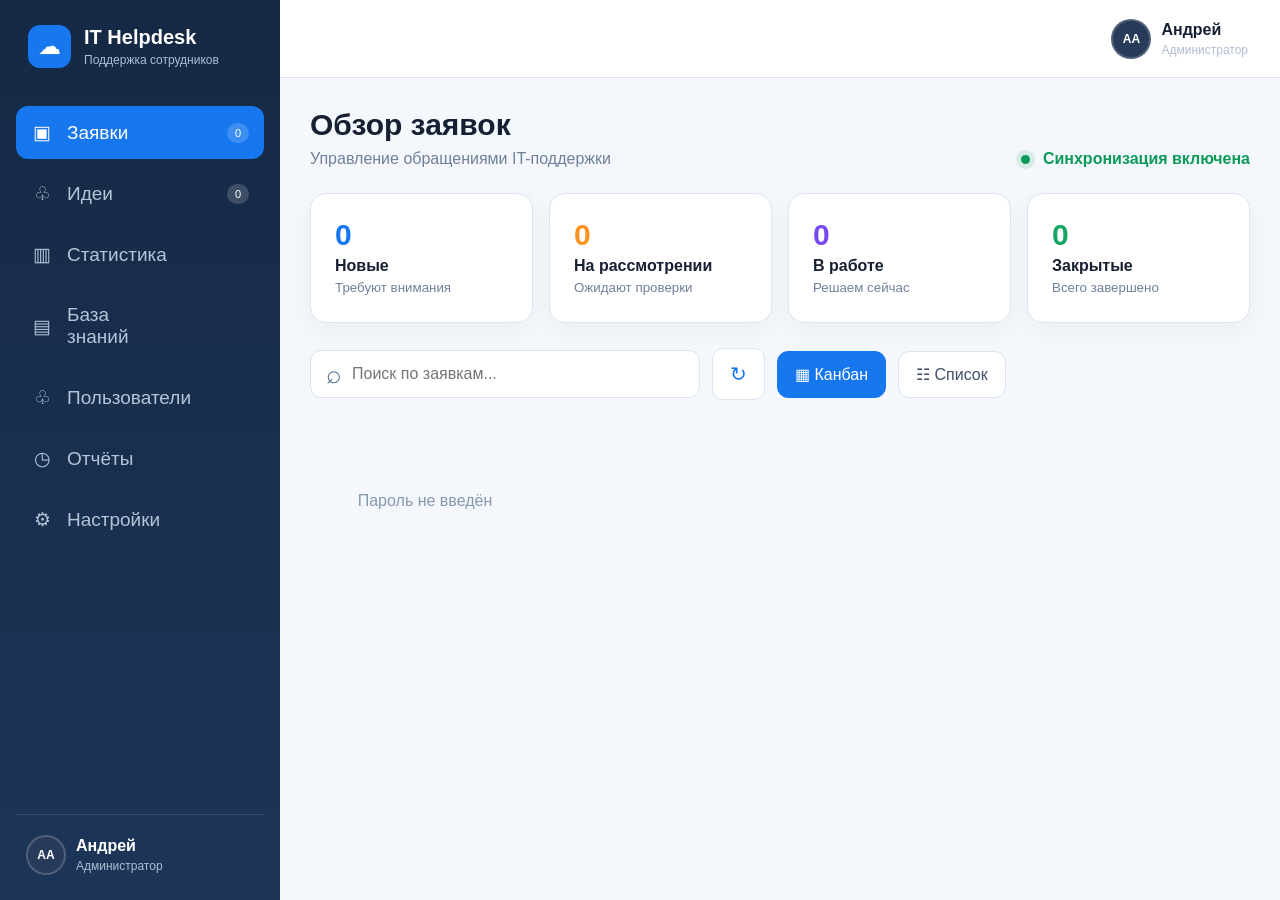
<file: public/Index.html>
<!doctype html>
<html lang="ru">
<head>
  <meta charset="UTF-8">
  <meta
          name="viewport"
          content="width=device-width, initial-scale=1"
  >
  <title>IT Helpdesk</title>
  <link rel="stylesheet" href="style.css">
</head>

<body>
<div class="app">

  <aside class="sidebar">
    <div class="brand">
      <div class="brand-logo">☁</div>

      <div>
        <b>IT Helpdesk</b>
        <small>Поддержка сотрудников</small>
      </div>
    </div>

    <nav>
      <button
              id="ticketsButton"
              class="menu active"
              type="button"
      >
        <span>▣</span>
        <span>Заявки</span>
        <em>0</em>
      </button>

      <button
              id="ideasButton"
              class="menu"
              type="button"
      >
        <span>♧</span>
        <span>Идеи</span>
        <em>0</em>
      </button>

      <button class="menu mock" type="button">
        <span>▥</span>
        <span>Статистика</span>
      </button>

      <button class="menu mock" type="button">
        <span>▤</span>
        <span>База знаний</span>
      </button>

      <button class="menu mock" type="button">
        <span>♧</span>
        <span>Пользователи</span>
      </button>

      <button class="menu mock" type="button">
        <span>◷</span>
        <span>Отчёты</span>
      </button>

      <button class="menu mock" type="button">
        <span>⚙</span>
        <span>Настройки</span>
      </button>
    </nav>

    <div class="user">
      <div class="avatar">AA</div>

      <div>
        <b>Андрей</b>
        <small>Администратор</small>
      </div>
    </div>
  </aside>

  <main class="content">
    <header class="header">
      <div class="header-user">
        <div class="avatar">AA</div>

        <div>
          <b>Андрей</b>
          <small>Администратор</small>
        </div>
      </div>
    </header>

    <section class="page">
      <div class="heading">
        <div>
          <h1>Обзор заявок</h1>
          <p>
            Управление обращениями IT-поддержки
          </p>
        </div>

        <div class="online">
          <i></i>
          Синхронизация включена
        </div>
      </div>

      <div class="stats">
        <div class="stat blue">
          <strong id="newCount">0</strong>
          <b>Новые</b>
          <small>Требуют внимания</small>
        </div>

        <div class="stat orange">
          <strong id="reviewCount">0</strong>
          <b>На рассмотрении</b>
          <small>Ожидают проверки</small>
        </div>

        <div class="stat purple">
          <strong id="workCount">0</strong>
          <b>В работе</b>
          <small>Решаем сейчас</small>
        </div>

        <div class="stat green">
          <strong id="closedCount">0</strong>
          <b>Закрытые</b>
          <small>Всего завершено</small>
        </div>
      </div>

      <div class="toolbar">
        <div class="search">
          <span>⌕</span>

          <input
                  id="search"
                  type="search"
                  placeholder="Поиск по заявкам..."
          >
        </div>

        <button
                id="refreshButton"
                class="refresh"
                type="button"
        >
          ↻
        </button>

        <button
                id="kanbanButton"
                class="view active"
                type="button"
        >
          ▦ Канбан
        </button>

        <button
                id="listButton"
                class="view"
                type="button"
        >
          ☷ Список
        </button>
      </div>

      <main
              id="board"
              class="board"
      ></main>
    </section>
  </main>
</div>

<script src="app.js"></script>
</body>
</html>
</file>
<file: public/style.css>
* {
  box-sizing: border-box;
}

:root {
  --blue: #1677ee;
  --dark: #172b4d;
  --bg: #f4f7fb;
  --muted: #71809a;
  --border: #dce5f0;
}

body {
  margin: 0;
  color: #172033;
  background: var(--bg);
  font-family: Arial, sans-serif;
}

button,
input,
select,
textarea {
  font: inherit;
}

button {
  cursor: pointer;
}

.app {
  display: flex;
  min-height: 100vh;
}

.sidebar {
  position: fixed;
  inset: 0 auto 0 0;
  display: flex;
  flex-direction: column;
  width: 280px;
  padding: 25px 16px;
  color: #fff;
  background: linear-gradient(180deg,#152944,#1c3558);
}

.brand {
  display: flex;
  align-items: center;
  gap: 13px;
  padding: 0 12px 38px;
}

.brand-logo {
  display: grid;
  width: 43px;
  height: 43px;
  place-items: center;
  background: var(--blue);
  border-radius: 12px;
  font-size: 23px;
}

.brand b {
  display: block;
  font-size: 20px;
}

.brand small,
.user small,
.header-user small {
  display: block;
  margin-top: 4px;
  color: #aebdd2;
  font-size: 12px;
}

nav {
  display: grid;
  gap: 8px;
}

.menu {
  display: flex;
  align-items: center;
  gap: 14px;
  width: 100%;
  padding: 15px;
  color: #b6c4d8;
  text-align: left;
  background: transparent;
  border: 0;
  border-radius: 12px;
  font-size: 15px;
}

.menu:hover,
.menu.active {
  color: #fff;
  background: var(--blue);
}

.menu span {
  width: 22px;
  text-align: center;
  font-size: 19px;
}

.menu em {
  margin-left: auto;
  padding: 4px 8px;
  color: #fff;
  background: #ffffff2b;
  border-radius: 15px;
  font-size: 11px;
  font-style: normal;
}

.menu.mock {
  cursor: default;
}

.user {
  display: flex;
  align-items: center;
  gap: 10px;
  margin-top: auto;
  padding: 20px 10px 0;
  border-top: 1px solid #ffffff20;
}

.avatar {
  display: grid;
  width: 40px;
  height: 40px;
  place-items: center;
  color: #fff;
  background: #293b5a;
  border: 2px solid #ffffff30;
  border-radius: 50%;
  font-size: 12px;
  font-weight: bold;
}

.content {
  width: calc(100% - 280px);
  margin-left: 280px;
}

.header {
  display: flex;
  justify-content: flex-end;
  min-height: 78px;
  padding: 18px 32px;
  background: #fff;
  border-bottom: 1px solid var(--border);
}

.header-user {
  display: flex;
  align-items: center;
  gap: 10px;
}

.page {
  padding: 30px;
}

.heading {
  display: flex;
  align-items: flex-end;
  justify-content: space-between;
  margin-bottom: 25px;
}

.heading h1 {
  margin: 0;
  font-size: 30px;
}

.heading p {
  margin: 8px 0 0;
  color: var(--muted);
}

.online {
  color: #0b9a58;
  font-weight: bold;
}

.online i {
  display: inline-block;
  width: 9px;
  height: 9px;
  margin-right: 8px;
  background: #0b9a58;
  border-radius: 50%;
  box-shadow: 0 0 0 5px #0b9a5820;
}

.stats {
  display: grid;
  grid-template-columns: repeat(4, 1fr);
  gap: 16px;
  margin-bottom: 25px;
}

.stat {
  display: flex;
  flex-direction: column;
  gap: 5px;
  min-height: 130px;
  padding: 24px;
  background: #fff;
  border: 1px solid var(--border);
  border-radius: 16px;
  box-shadow: 0 8px 22px #263b5b0b;
}

.stat strong {
  font-size: 30px;
}

.stat b {
  font-size: 16px;
}

.stat small {
  color: var(--muted);
}

.stat.blue strong {
  color: #1677ee;
}

.stat.orange strong {
  color: #f7931e;
}

.stat.purple strong {
  color: #7849ed;
}

.stat.green strong {
  color: #16a765;
}

.toolbar {
  display: flex;
  align-items: center;
  gap: 12px;
  padding-bottom: 22px;
}

.search {
  display: flex;
  align-items: center;
  gap: 10px;
  width: 390px;
  padding: 0 15px;
  background: #fff;
  border: 1px solid var(--border);
  border-radius: 11px;
}

.search span {
  color: #54708f;
  font-size: 26px;
}

.search input {
  width: 100%;
  padding: 14px 0;
  border: 0;
  outline: 0;
}

.refresh,
.view {
  padding: 13px 17px;
  color: #40516b;
  background: #fff;
  border: 1px solid var(--border);
  border-radius: 11px;
}

.refresh {
  color: var(--blue);
  font-size: 20px;
}

.view.active {
  color: #fff;
  background: var(--blue);
  border-color: var(--blue);
}

.board {
  display: grid;
  grid-template-columns: repeat(4,minmax(230px,1fr));
  gap: 15px;
}

.column {
  min-height: 520px;
  padding: 16px;
  background: #eaf3fc;
  border-radius: 16px;
}

.column:nth-child(2) {
  background: #f0f5fb;
}

.column:nth-child(3) {
  background: #f2efff;
}

.column:nth-child(4) {
  background: #ebf9f2;
}

.column.drag-over {
  outline: 2px solid var(--blue);
}

.column h2 {
  margin: 3px 4px 16px;
  font-size: 17px;
}

.cards {
  min-height: 420px;
}

.card {
  margin: 12px 0;
  padding: 17px;
  background: #fff;
  border-left: 4px solid var(--blue);
  border-radius: 13px;
  box-shadow: 0 7px 17px #23446b12;
  cursor: grab;
}

.card.dragging {
  opacity: .45;
}

.card-id {
  color: var(--blue);
  font-size: 18px;
  font-weight: bold;
}

.problem {
  margin: 13px 0;
  font-weight: bold;
  line-height: 1.4;
}

.muted {
  margin-top: 6px;
  color: var(--muted);
  font-size: 12px;
  line-height: 1.5;
}

.actions {
  margin-top: 14px;
}

.actions button {
  padding: 8px 11px;
  color: var(--blue);
  background: #eff6ff;
  border: 1px solid #cfe2fb;
  border-radius: 8px;
}

.empty {
  padding: 70px 10px;
  color: #8798ae;
  text-align: center;
}

.modal {
  position: fixed;
  z-index: 100;
  inset: 0;
  display: flex;
  align-items: center;
  justify-content: center;
  padding: 20px;
  background: #15294499;
}

.modal-window {
  width: min(650px,100%);
  max-height: 90vh;
  padding: 25px;
  overflow-y: auto;
  background: #fff;
  border-radius: 18px;
}

.modal-header {
  display: flex;
  justify-content: space-between;
  margin-bottom: 20px;
}

.modal-header h2 {
  margin: 0;
  color: var(--dark);
}

.modal-header button {
  background: transparent;
  border: 0;
  font-size: 28px;
}

.modal-window label {
  display: flex;
  flex-direction: column;
  gap: 7px;
  margin-top: 14px;
  font-size: 13px;
  font-weight: bold;
}

.modal-window input,
.modal-window select,
.modal-window textarea {
  width: 100%;
  padding: 12px;
  border: 1px solid #cbd9e8;
  border-radius: 9px;
  outline: 0;
}

.modal-window textarea {
  min-height: 90px;
  resize: vertical;
}

.modal-actions {
  display: flex;
  justify-content: flex-end;
  gap: 10px;
  margin-top: 24px;
}

.modal-actions button {
  padding: 11px 17px;
  border: 1px solid var(--border);
  border-radius: 9px;
}

.modal-actions .primary {
  color: #fff;
  background: var(--blue);
  border-color: var(--blue);
}

@media (max-width: 1100px) {
  .stats {
    grid-template-columns: repeat(2,1fr);
  }

  .board {
    grid-template-columns: repeat(2,minmax(240px,1fr));
  }
}

@media (max-width: 760px) {
  .sidebar {
    width: 75px;
    padding: 18px 8px;
  }

  .brand {
    justify-content: center;
    padding: 0 0 25px;
  }

  .brand > div:last-child,
  .menu:not(.active) span:not(:first-child),
  .menu span:not(:first-child),
  .user > div:not(.avatar) {
    display: none;
  }

  .menu {
    justify-content: center;
    padding: 14px 5px;
  }

  .content {
    width: calc(100% - 75px);
    margin-left: 75px;
  }

  .page {
    padding: 20px 14px;
  }

  .heading {
    align-items: flex-start;
    flex-direction: column;
    gap: 15px;
  }

  .toolbar {
    flex-wrap: wrap;
  }

  .search {
    width: 100%;
  }
}

@media (max-width: 540px) {
  .stats,
  .board {
    grid-template-columns: 1fr;
  }

  .column {
    min-height: 300px;
  }

  .cards {
    min-height: 160px;
  }
}
.list-wrapper {
  width: 100%;
  overflow-x: auto;
  background: #fff;
  border: 1px solid var(--border);
  border-radius: 14px;
}

.helpdesk-table {
  width: 100%;
  min-width: 1100px;
  border-collapse: collapse;
  font-size: 13px;
}

.helpdesk-table th {
  padding: 15px;
  color: #53657f;
  text-align: left;
  background: #f5f8fc;
  border-bottom: 1px solid var(--border);
  white-space: nowrap;
}

.helpdesk-table td {
  padding: 14px 15px;
  border-bottom: 1px solid #edf1f6;
  vertical-align: middle;
}

.helpdesk-table tr:hover {
  background: #f8fbff;
}

.table-problem {
  max-width: 280px;
  font-weight: 600;
}

.table-status {
  display: inline-block;
  padding: 6px 9px;
  color: #1769aa;
  background: #e8f2ff;
  border-radius: 7px;
  white-space: nowrap;
}

.table-edit {
  padding: 7px 10px;
  color: var(--blue);
  background: #eff6ff;
  border: 1px solid #cfe2fb;
  border-radius: 7px;
  white-space: nowrap;
}

.table-edit:hover {
  color: #fff;
  background: var(--blue);
}
</file>
